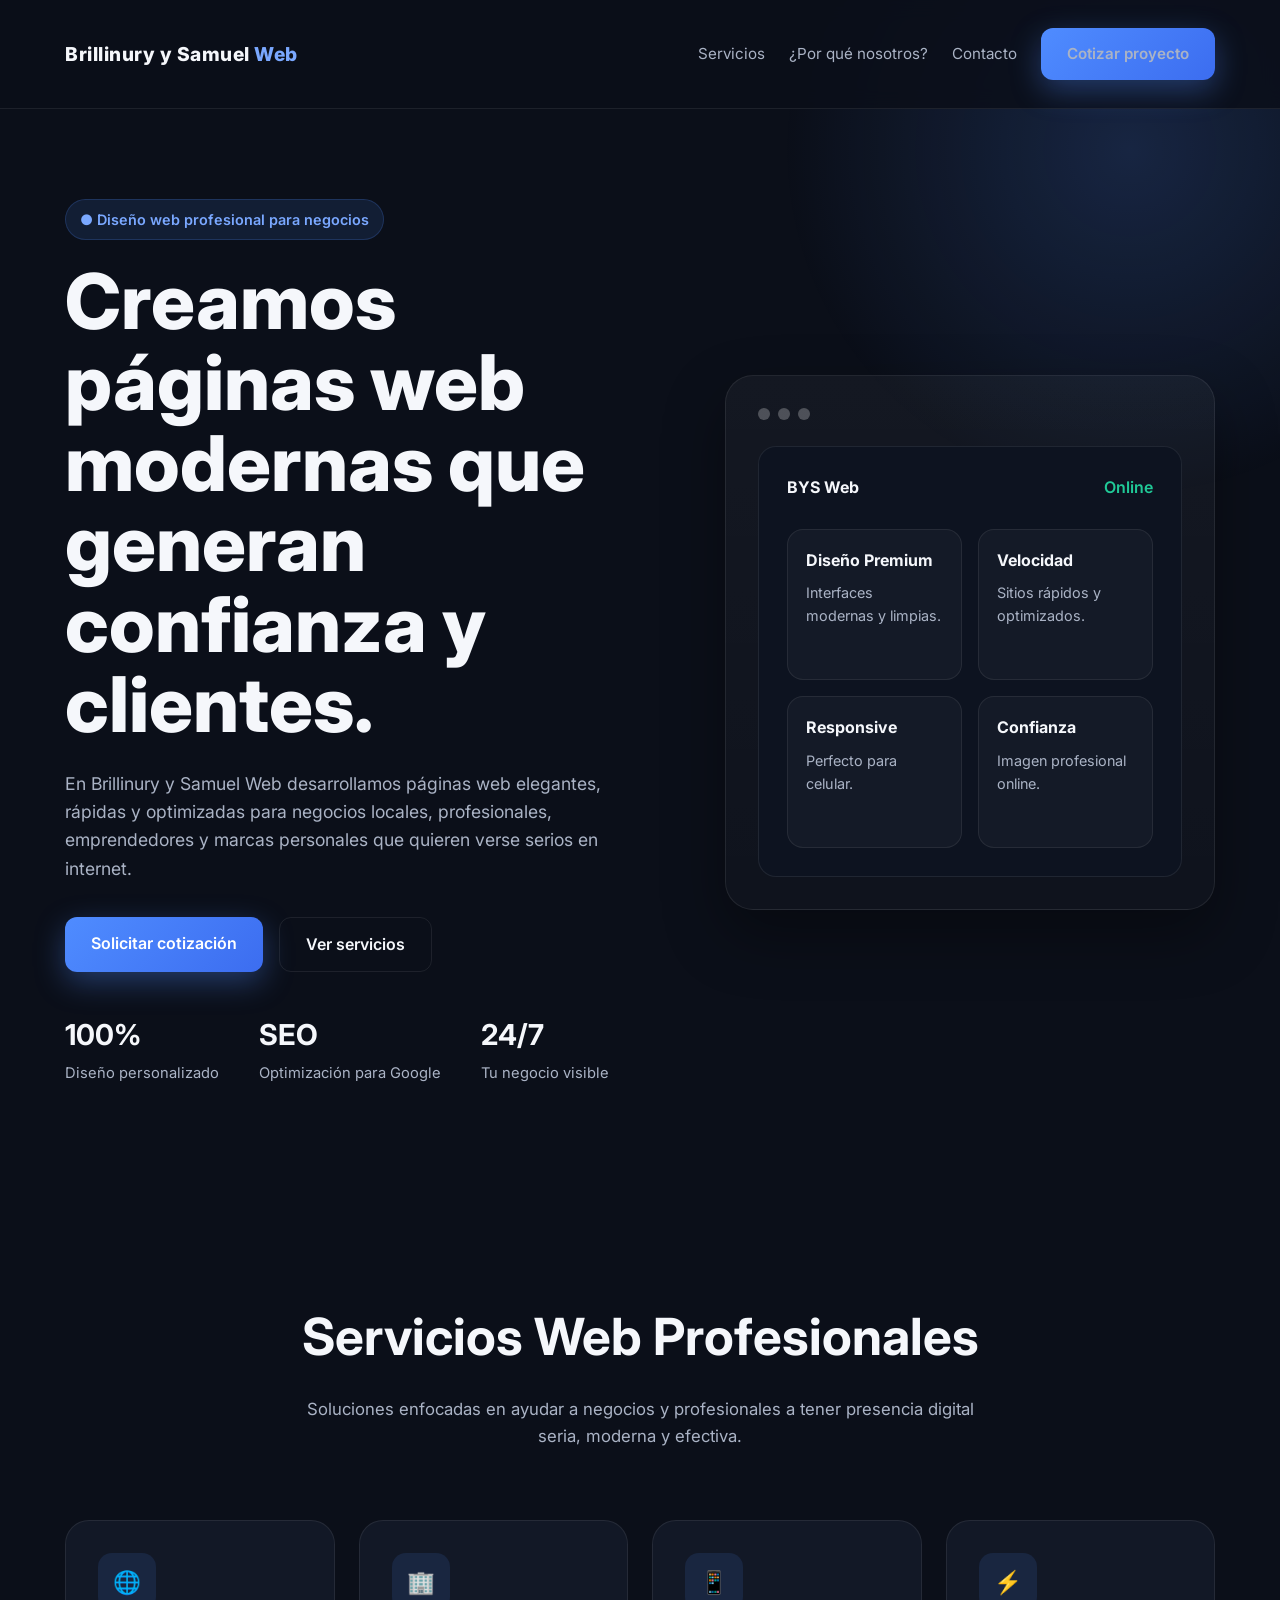
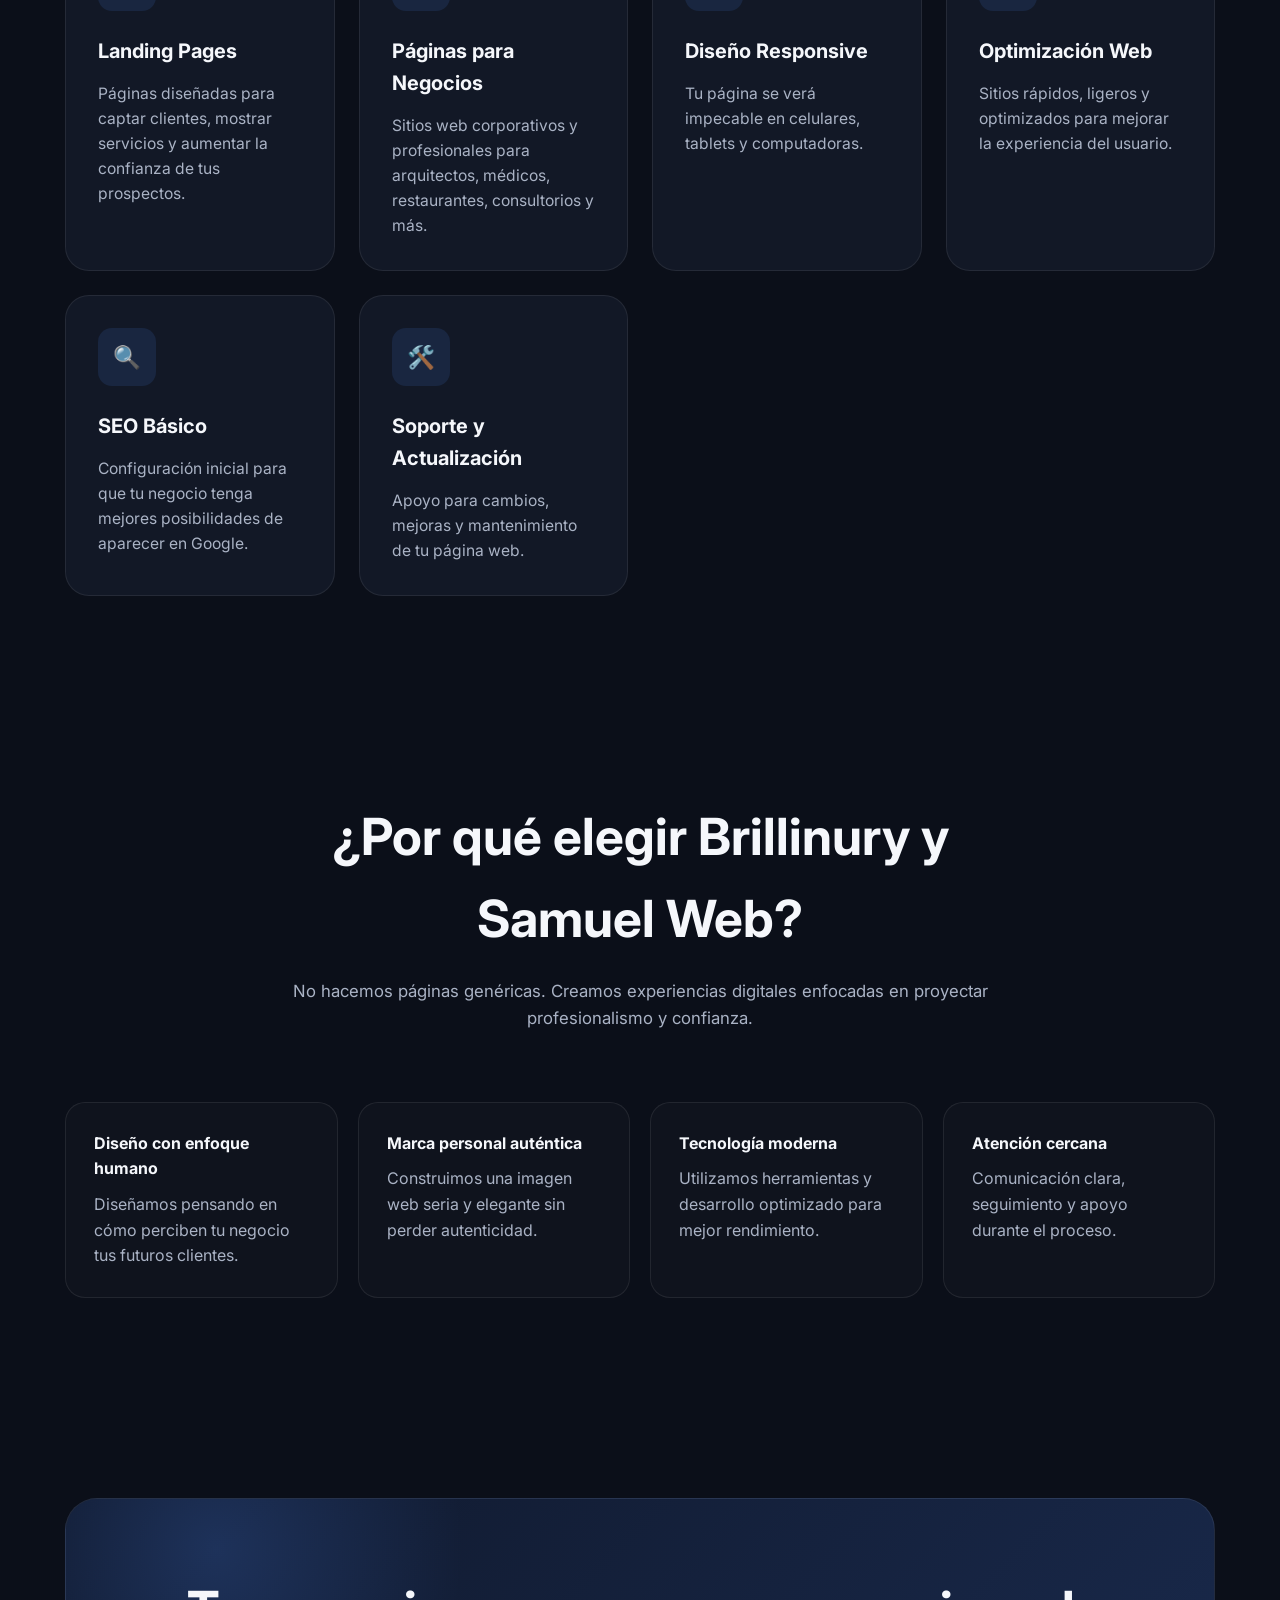
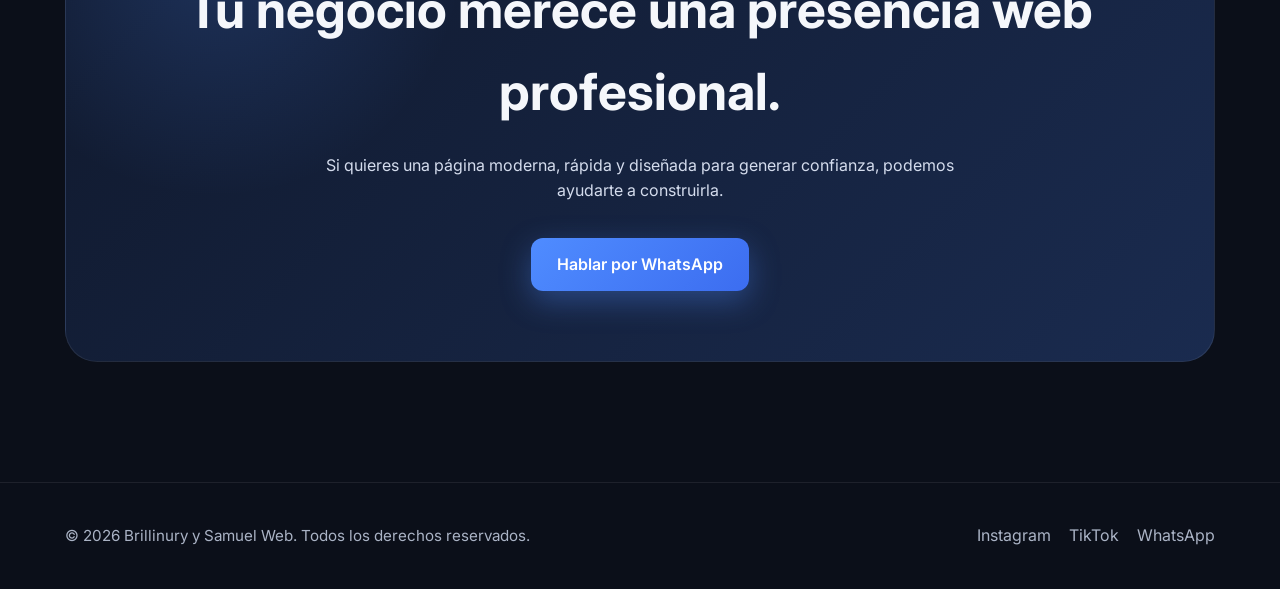
<file: www/index.html>
<!DOCTYPE html>
<html lang="es">
<head>
  <meta charset="UTF-8" />
  <meta name="viewport" content="width=device-width, initial-scale=1.0" />
  <title>Brillinury y Samuel Web</title>
  <link rel="preconnect" href="https://fonts.googleapis.com">
  <link rel="preconnect" href="https://fonts.gstatic.com" crossorigin>
  <link href="https://fonts.googleapis.com/css2?family=Inter:wght@300;400;500;600;700;800&display=swap" rel="stylesheet">

  <style>
    * {
      margin: 0;
      padding: 0;
      box-sizing: border-box;
    }

    :root {
      --bg: #0b0f19;
      --card: #121826;
      --primary: #4f8cff;
      --primary-light: #7aa8ff;
      --text: #f5f7fb;
      --muted: #aab3c5;
      --border: rgba(255,255,255,0.08);
      --success: #20c997;
    }

    body {
      font-family: 'Inter', sans-serif;
      background: var(--bg);
      color: var(--text);
      line-height: 1.6;
      overflow-x: hidden;
    }

    body::before {
      content: "";
      position: fixed;
      width: 700px;
      height: 700px;
      background: radial-gradient(circle, rgba(79,140,255,0.18) 0%, rgba(79,140,255,0) 70%);
      top: -200px;
      right: -200px;
      z-index: -1;
    }

    .container {
      width: min(1150px, 92%);
      margin: auto;
    }

    header {
      padding: 28px 0;
      position: sticky;
      top: 0;
      background: rgba(11, 15, 25, 0.85);
      backdrop-filter: blur(10px);
      border-bottom: 1px solid var(--border);
      z-index: 100;
    }

    nav {
      display: flex;
      align-items: center;
      justify-content: space-between;
    }

    .logo {
      font-size: 1.2rem;
      font-weight: 800;
      letter-spacing: 0.5px;
    }

    .logo span {
      color: var(--primary-light);
    }

    .nav-links {
      display: flex;
      gap: 24px;
      align-items: center;
    }

    .nav-links a {
      text-decoration: none;
      color: var(--muted);
      font-size: 0.95rem;
      transition: 0.3s ease;
    }

    .nav-links a:hover {
      color: var(--text);
    }

    .btn {
      display: inline-block;
      padding: 14px 26px;
      border-radius: 12px;
      text-decoration: none;
      font-weight: 600;
      transition: 0.3s ease;
      border: none;
      cursor: pointer;
    }

    .btn-primary {
      background: linear-gradient(135deg, var(--primary), #3c6df0);
      color: white;
      box-shadow: 0 10px 30px rgba(79, 140, 255, 0.35);
    }

    .btn-primary:hover {
      transform: translateY(-2px);
    }

    .btn-secondary {
      background: transparent;
      border: 1px solid var(--border);
      color: var(--text);
    }

    .hero {
      padding: 90px 0 110px;
    }

    .hero-grid {
      display: grid;
      grid-template-columns: 1.1fr 0.9fr;
      gap: 60px;
      align-items: center;
    }

    .badge {
      display: inline-flex;
      align-items: center;
      gap: 8px;
      background: rgba(79,140,255,0.12);
      border: 1px solid rgba(79,140,255,0.2);
      color: var(--primary-light);
      padding: 8px 14px;
      border-radius: 999px;
      margin-bottom: 22px;
      font-size: 0.9rem;
      font-weight: 600;
    }

    h1 {
      font-size: clamp(2.8rem, 6vw, 5rem);
      line-height: 1.05;
      margin-bottom: 24px;
      font-weight: 800;
    }

    .hero p {
      color: var(--muted);
      font-size: 1.1rem;
      max-width: 650px;
      margin-bottom: 34px;
    }

    .hero-actions {
      display: flex;
      gap: 16px;
      flex-wrap: wrap;
      margin-bottom: 40px;
    }

    .hero-stats {
      display: flex;
      gap: 40px;
      flex-wrap: wrap;
    }

    .stat h3 {
      font-size: 1.8rem;
      margin-bottom: 4px;
    }

    .stat p {
      margin: 0;
      font-size: 0.92rem;
    }

    .hero-card {
      background: linear-gradient(180deg, rgba(255,255,255,0.04), rgba(255,255,255,0.02));
      border: 1px solid var(--border);
      border-radius: 28px;
      padding: 32px;
      box-shadow: 0 25px 60px rgba(0,0,0,0.35);
    }

    .browser-bar {
      display: flex;
      gap: 8px;
      margin-bottom: 26px;
    }

    .dot {
      width: 12px;
      height: 12px;
      border-radius: 50%;
      background: rgba(255,255,255,0.25);
    }

    .preview {
      border-radius: 18px;
      padding: 28px;
      background: #0d1320;
      border: 1px solid var(--border);
    }

    .preview-header {
      display: flex;
      justify-content: space-between;
      margin-bottom: 28px;
    }

    .preview-logo {
      font-weight: 700;
    }

    .preview-grid {
      display: grid;
      grid-template-columns: repeat(2, 1fr);
      gap: 16px;
    }

    .mini-card {
      background: rgba(255,255,255,0.03);
      border: 1px solid var(--border);
      border-radius: 16px;
      padding: 18px;
    }

    .mini-card h4 {
      margin-bottom: 8px;
    }

    section {
      padding: 100px 0;
    }

    .section-title {
      text-align: center;
      max-width: 700px;
      margin: auto auto 70px;
    }

    .section-title h2 {
      font-size: clamp(2rem, 4vw, 3.4rem);
      margin-bottom: 18px;
    }

    .section-title p {
      color: var(--muted);
      font-size: 1.05rem;
    }

    .services-grid {
      display: grid;
      grid-template-columns: repeat(auto-fit, minmax(260px, 1fr));
      gap: 24px;
    }

    .service-card {
      background: var(--card);
      border: 1px solid var(--border);
      border-radius: 24px;
      padding: 32px;
      transition: 0.3s ease;
    }

    .service-card:hover {
      transform: translateY(-6px);
      border-color: rgba(79,140,255,0.4);
    }

    .service-icon {
      width: 58px;
      height: 58px;
      border-radius: 14px;
      background: rgba(79,140,255,0.12);
      display: flex;
      align-items: center;
      justify-content: center;
      margin-bottom: 24px;
      font-size: 1.4rem;
    }

    .service-card h3 {
      margin-bottom: 14px;
      font-size: 1.25rem;
    }

    .service-card p {
      color: var(--muted);
      font-size: 0.98rem;
    }

    .why-grid {
      display: grid;
      grid-template-columns: repeat(auto-fit, minmax(250px, 1fr));
      gap: 20px;
    }

    .why-item {
      background: rgba(255,255,255,0.02);
      border: 1px solid var(--border);
      border-radius: 20px;
      padding: 28px;
    }

    .why-item h4 {
      margin-bottom: 10px;
    }

    .why-item p {
      color: var(--muted);
    }

    .cta {
      padding-bottom: 120px;
    }

    .cta-box {
      background: linear-gradient(135deg, #10192d, #1a2b4f);
      border: 1px solid rgba(255,255,255,0.08);
      border-radius: 32px;
      padding: 70px 40px;
      text-align: center;
      position: relative;
      overflow: hidden;
    }

    .cta-box::before {
      content: "";
      position: absolute;
      width: 500px;
      height: 500px;
      background: radial-gradient(circle, rgba(79,140,255,0.2), transparent 70%);
      top: -200px;
      left: -100px;
    }

    .cta-box h2 {
      font-size: clamp(2rem, 4vw, 3.5rem);
      margin-bottom: 20px;
      position: relative;
    }

    .cta-box p {
      color: #d4dced;
      max-width: 650px;
      margin: auto auto 34px;
      position: relative;
    }

    footer {
      border-top: 1px solid var(--border);
      padding: 40px 0;
    }

    .footer-content {
      display: flex;
      justify-content: space-between;
      gap: 20px;
      flex-wrap: wrap;
      align-items: center;
    }

    .footer-content p {
      color: var(--muted);
      font-size: 0.95rem;
    }

    .footer-links {
      display: flex;
      gap: 18px;
    }

    .footer-links a {
      color: var(--muted);
      text-decoration: none;
      transition: 0.3s ease;
    }

    .footer-links a:hover {
      color: var(--text);
    }

    @media (max-width: 900px) {
      .hero-grid {
        grid-template-columns: 1fr;
      }

      .nav-links {
        display: none;
      }

      .hero {
        padding-top: 60px;
      }
    }

    @media (max-width: 600px) {
      h1 {
        font-size: 2.7rem;
      }

      .hero-actions {
        flex-direction: column;
      }

      .btn {
        width: 100%;
        text-align: center;
      }

      .hero-stats {
        gap: 20px;
      }

      .cta-box {
        padding: 50px 24px;
      }
    }
  </style>
</head>
<body>

  <header>
    <div class="container">
      <nav>
        <div class="logo">Brillinury y Samuel <span>Web</span></div>

        <div class="nav-links">
          <a href="#servicios">Servicios</a>
          <a href="#porque">¿Por qué nosotros?</a>
          <a href="#contacto">Contacto</a>
          <a href="#contacto" class="btn btn-primary">Cotizar proyecto</a>
        </div>
      </nav>
    </div>
  </header>

  <section class="hero">
    <div class="container hero-grid">

      <div>
        <div class="badge">● Diseño web profesional para negocios</div>

        <h1>
          Creamos páginas web modernas que generan confianza y clientes.
        </h1>

        <p>
          En Brillinury y Samuel Web desarrollamos páginas web elegantes, rápidas y optimizadas para negocios locales, profesionales, emprendedores y marcas personales que quieren verse serios en internet.
        </p>

        <div class="hero-actions">
          <a href="#contacto" class="btn btn-primary">Solicitar cotización</a>
          <a href="#servicios" class="btn btn-secondary">Ver servicios</a>
        </div>

        <div class="hero-stats">
          <div class="stat">
            <h3>100%</h3>
            <p>Diseño personalizado</p>
          </div>

          <div class="stat">
            <h3>SEO</h3>
            <p>Optimización para Google</p>
          </div>

          <div class="stat">
            <h3>24/7</h3>
            <p>Tu negocio visible</p>
          </div>
        </div>
      </div>

      <div class="hero-card">
        <div class="browser-bar">
          <div class="dot"></div>
          <div class="dot"></div>
          <div class="dot"></div>
        </div>

        <div class="preview">
          <div class="preview-header">
            <div class="preview-logo">BYS Web</div>
            <div style="color: var(--success); font-weight: 600;">Online</div>
          </div>

          <div class="preview-grid">
            <div class="mini-card">
              <h4>Diseño Premium</h4>
              <p style="color: var(--muted); font-size: 0.9rem;">Interfaces modernas y limpias.</p>
            </div>

            <div class="mini-card">
              <h4>Velocidad</h4>
              <p style="color: var(--muted); font-size: 0.9rem;">Sitios rápidos y optimizados.</p>
            </div>

            <div class="mini-card">
              <h4>Responsive</h4>
              <p style="color: var(--muted); font-size: 0.9rem;">Perfecto para celular.</p>
            </div>

            <div class="mini-card">
              <h4>Confianza</h4>
              <p style="color: var(--muted); font-size: 0.9rem;">Imagen profesional online.</p>
            </div>
          </div>
        </div>
      </div>

    </div>
  </section>

  <section id="servicios">
    <div class="container">

      <div class="section-title">
        <h2>Servicios Web Profesionales</h2>
        <p>
          Soluciones enfocadas en ayudar a negocios y profesionales a tener presencia digital seria, moderna y efectiva.
        </p>
      </div>

      <div class="services-grid">

        <div class="service-card">
          <div class="service-icon">🌐</div>
          <h3>Landing Pages</h3>
          <p>
            Páginas diseñadas para captar clientes, mostrar servicios y aumentar la confianza de tus prospectos.
          </p>
        </div>

        <div class="service-card">
          <div class="service-icon">🏢</div>
          <h3>Páginas para Negocios</h3>
          <p>
            Sitios web corporativos y profesionales para arquitectos, médicos, restaurantes, consultorios y más.
          </p>
        </div>

        <div class="service-card">
          <div class="service-icon">📱</div>
          <h3>Diseño Responsive</h3>
          <p>
            Tu página se verá impecable en celulares, tablets y computadoras.
          </p>
        </div>

        <div class="service-card">
          <div class="service-icon">⚡</div>
          <h3>Optimización Web</h3>
          <p>
            Sitios rápidos, ligeros y optimizados para mejorar la experiencia del usuario.
          </p>
        </div>

        <div class="service-card">
          <div class="service-icon">🔍</div>
          <h3>SEO Básico</h3>
          <p>
            Configuración inicial para que tu negocio tenga mejores posibilidades de aparecer en Google.
          </p>
        </div>

        <div class="service-card">
          <div class="service-icon">🛠️</div>
          <h3>Soporte y Actualización</h3>
          <p>
            Apoyo para cambios, mejoras y mantenimiento de tu página web.
          </p>
        </div>

      </div>
    </div>
  </section>

  <section id="porque">
    <div class="container">

      <div class="section-title">
        <h2>¿Por qué elegir Brillinury y Samuel Web?</h2>
        <p>
          No hacemos páginas genéricas. Creamos experiencias digitales enfocadas en proyectar profesionalismo y confianza.
        </p>
      </div>

      <div class="why-grid">

        <div class="why-item">
          <h4>Diseño con enfoque humano</h4>
          <p>
            Diseñamos pensando en cómo perciben tu negocio tus futuros clientes.
          </p>
        </div>

        <div class="why-item">
          <h4>Marca personal auténtica</h4>
          <p>
            Construimos una imagen web seria y elegante sin perder autenticidad.
          </p>
        </div>

        <div class="why-item">
          <h4>Tecnología moderna</h4>
          <p>
            Utilizamos herramientas y desarrollo optimizado para mejor rendimiento.
          </p>
        </div>

        <div class="why-item">
          <h4>Atención cercana</h4>
          <p>
            Comunicación clara, seguimiento y apoyo durante el proceso.
          </p>
        </div>

      </div>
    </div>
  </section>

  <section class="cta" id="contacto">
    <div class="container">

      <div class="cta-box">
        <h2>
          Tu negocio merece una presencia web profesional.
        </h2>

        <p>
          Si quieres una página moderna, rápida y diseñada para generar confianza, podemos ayudarte a construirla.
        </p>

        <a href="https://wa.me/520000000000" class="btn btn-primary">
          Hablar por WhatsApp
        </a>
      </div>

    </div>
  </section>

  <footer>
    <div class="container footer-content">
      <p>© 2026 Brillinury y Samuel Web. Todos los derechos reservados.</p>

      <div class="footer-links">
        <a href="#">Instagram</a>
        <a href="#">TikTok</a>
        <a href="#">WhatsApp</a>
      </div>
    </div>
  </footer>

</body>
</html>
</file>
